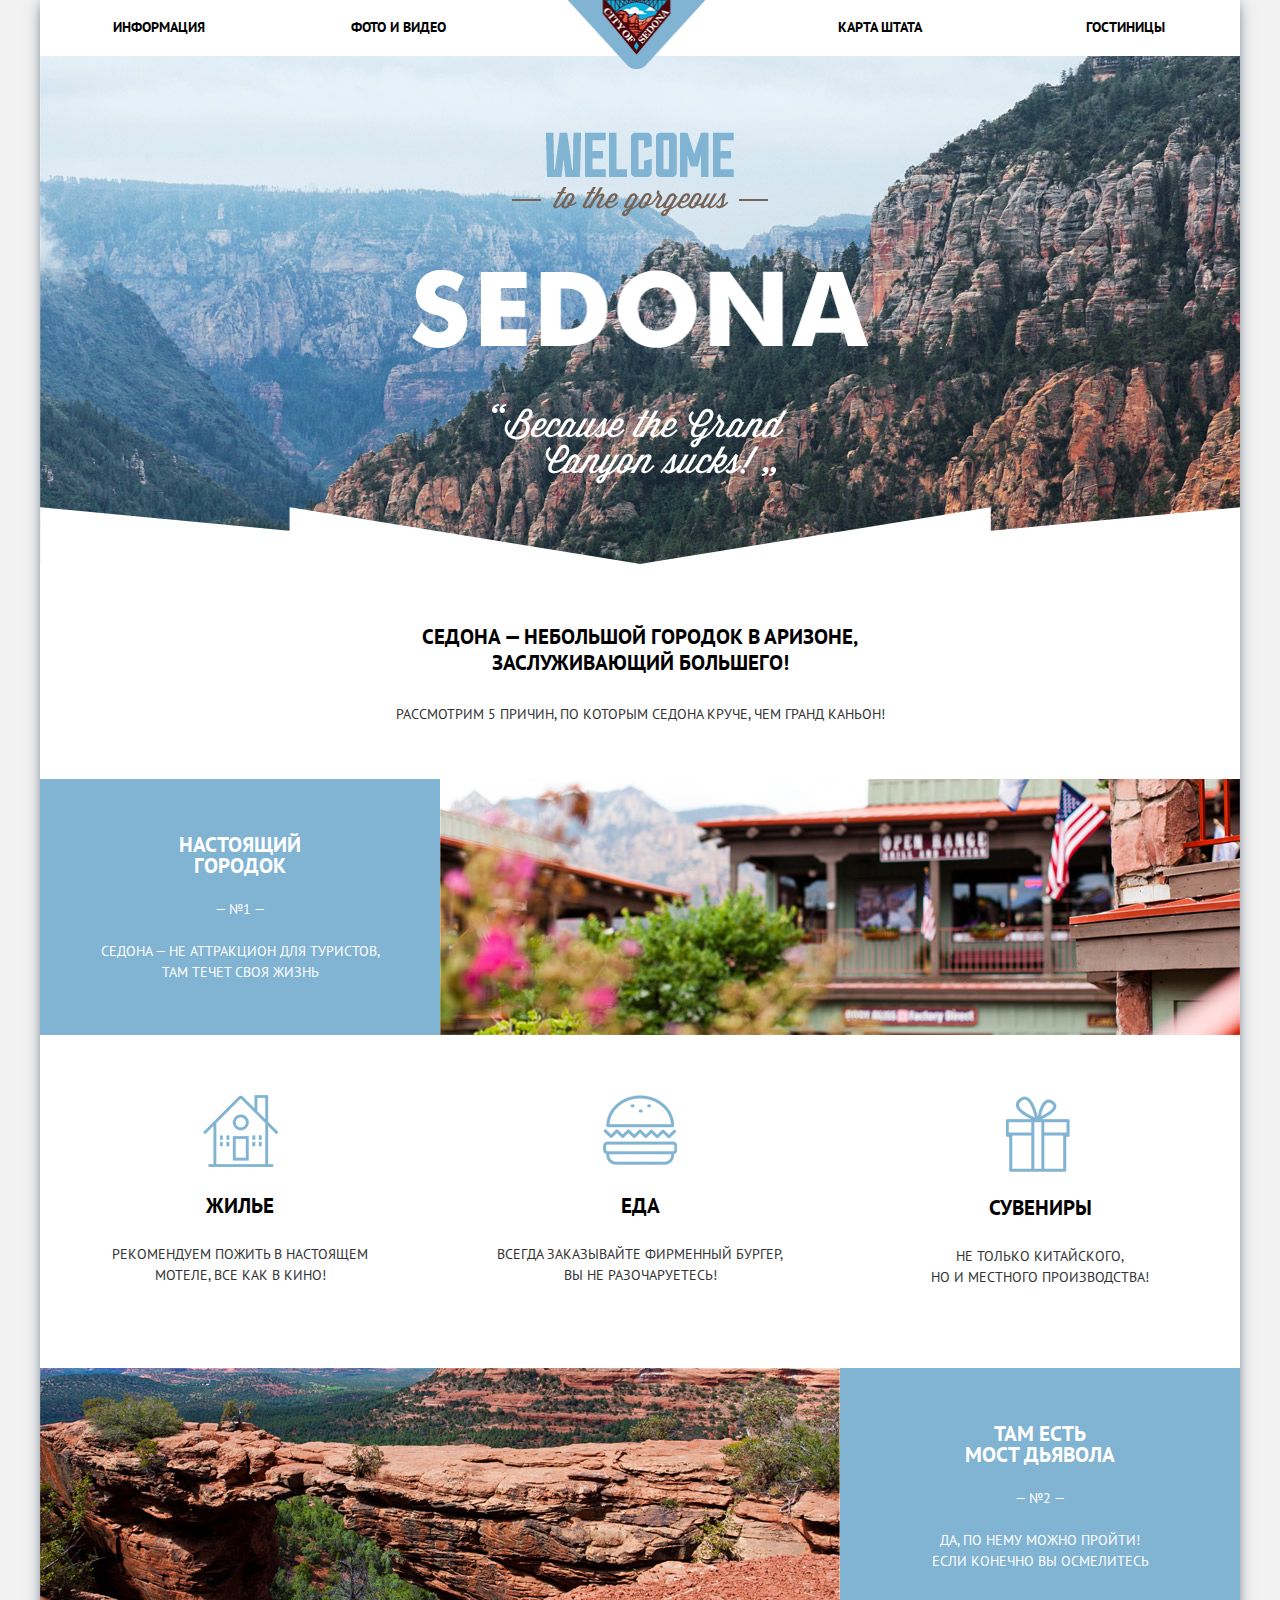
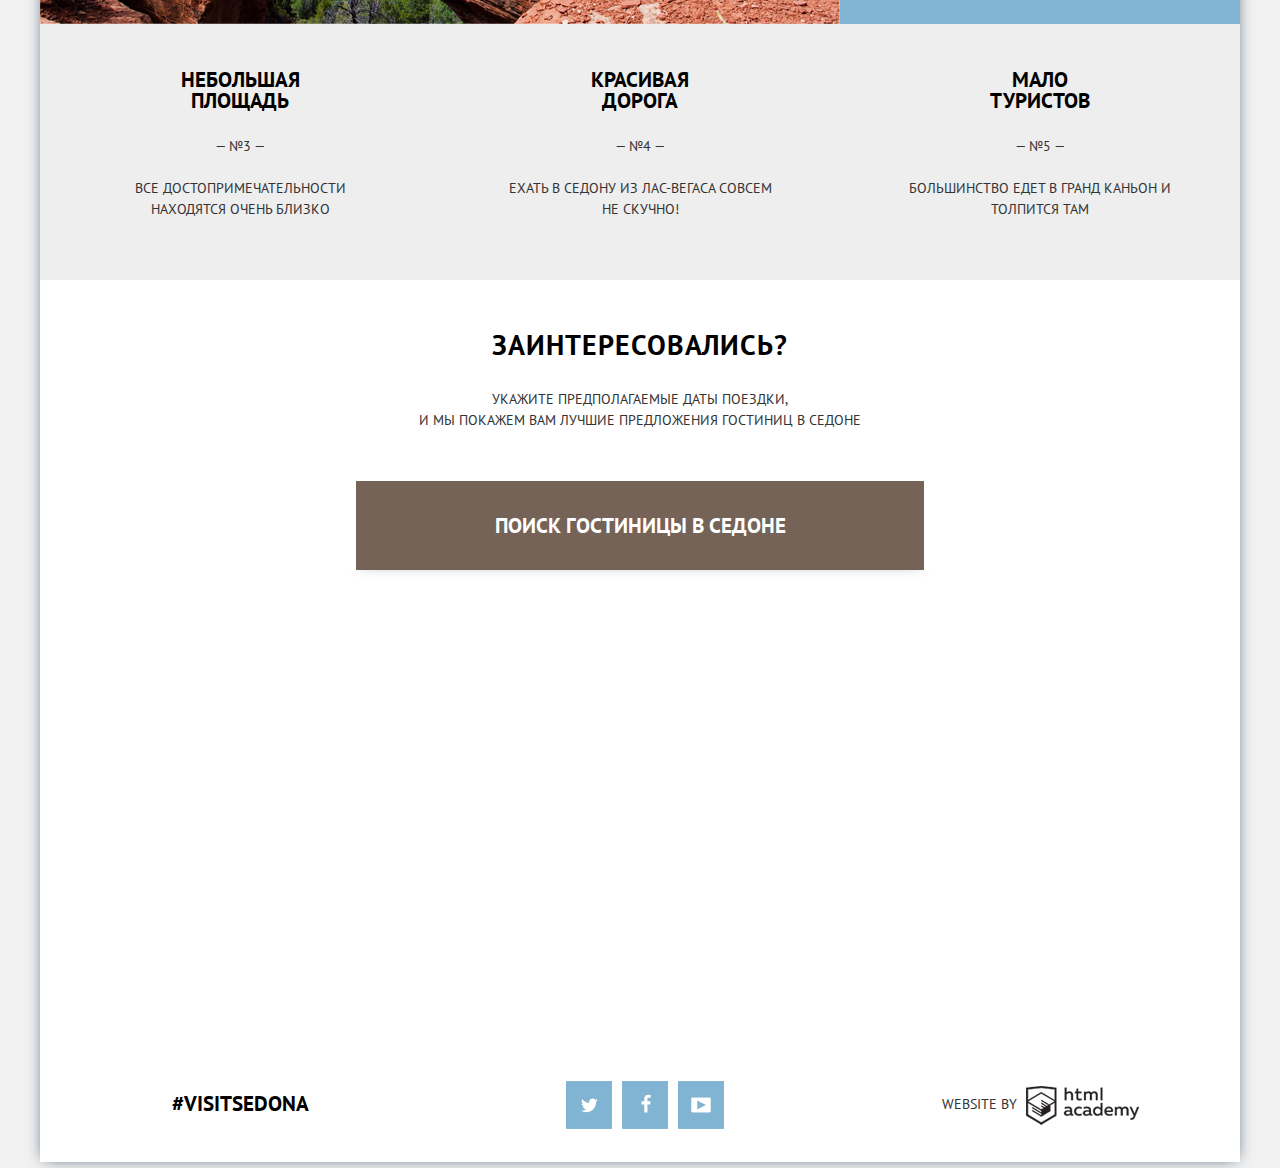
<file: index.html>
<!DOCTYPE html>
<html lang="ru">
  <head>
    <meta charset="utf-8">
    <title>HTML Academy: Седона</title>
    <link href="css/style_min.css" rel="stylesheet">
    <link rel="stylesheet" href="css/normalize.css">
    <link href='https://fonts.googleapis.com/css?family=PT+Sans:400,700&subset=latin,cyrillic' rel='stylesheet' type='text/css'>
  </head>
  <body>
    <div class="content">
      <header class="main_header">
        <nav class="nav_menu">
          <ul>
            <li> <a href="#">Информация</a> </li>
            <li> <a class="foto" href="#">Фото и Видео</a> </li>
            <li class="logo_container">
                <div class="logo">
                  <a class="nav_logo" href="index.html"><img src="img/logo.png" width="140" height="70" alt="Главная"></a>
                </div>
            </li>
            <li> <a class="map" href="#">Карта штата</a> </li>
            <li> <a href="hotels.html">Гостиницы</a> </li>
          </ul>
        </nav>
      </header>
      <main>
        <div class="intro">
          <div class="intro_welcome">
            <img src="img/welcome.png" width="188" height="45" alt="Welcome">
          </div>
          <div class="intro_italic_grey">
            <img src="img/gorgeous.png" width="256" height="30" alt="— to the gorgeous —">
          </div>
          <div class="intro_sedona">
            <img src="img/sedona.png" width="457" height="78" alt="Sedona">
          </div>
          <div class="intro_italic_white">
            <img src="img/because.png" width="296" height="80" alt="Because the Grand Canyon sucks">
          </div>
          <div class="intro_bottom">
            <h2>СЕДОНА — небольшой городок в АРИЗОНЕ,<br>
              зАСЛУЖИвающий большего!</h2>
              <p>Рассмотрим 5 причин, по которым Седона круче, чем гранд каньон!</p>
          </div>
        </div>
        <div class="page_content clerfix">
          <div class="page_columns_top">
            <div class="blue_column">
              <h2>Настоящий <br>городок</h2>
              <p class="number">— №1 —</p>
              <p>Седона — не аттракцион для туристов,
                там течет своя жизнь</p>
            </div>
          </div>
          <div class="page_columns_top">
            <div class="img_city"><img src="img/img_city.jpg" width="800" height="256" alt="Город"></div>
          </div>
          <div class="page_columns_bottom">
            <div class="icon icon_house"></div>
            <h2>Жилье</h2>
            <p>Рекомендуем пожить в настоящем<br> мотеле, все как в кино!</p>
          </div>
          <div class="page_columns_bottom">
            <div class="icon icon_food"></div>
            <h2>Еда</h2>
            <p>Всегда заказывайте фирменный бургер,<br> Вы не разочаруетесь!</p>
          </div>
          <div class="page_columns_bottom">
            <div class="icon icon_souvenirs"></div>
            <h2>Сувениры</h2>
            <p>Не только китайского,<br> но и местного производства!</p>
          </div>
        </div>
        <div class="page_content clearfix">
          <div class="page_columns_top">
            <div class="img_bridge"><img src="img/img_bridge.jpg" width="800" height="256" alt="Мост"></div>
          </div>
          <div class="page_columns_top">
            <div class="blue_column">
              <h2>Там есть<br>
                Мост дьявола</h2>
              <p class="number">— №2 —</p>
              <p>Да, по нему можно пройти!<br>
                Если конечно вы осмелитесь</p>
            </div>
          </div>
        </div>
        <div class="page_content grey clearfix ">
          <div class="page_columns_bottom ">
            <h2>НЕБОЛЬШАЯ<br>
              ПЛОЩАДЬ</h2>
            <p class="number">— №3 —</p>
            <p>ВСЕ достопримечательности<br>
               находятся очень близко</p>
          </div>
          <div class="page_columns_bottom">
            <h2>КРАСИВАЯ<br>
              ДОРОГА</h2>
            <p class="number">— №4 —</p>
            <p>ЕХАТЬ В СЕДОНУ ИЗ ЛАС-ВЕГАСА совсем <br>
              НЕ СКУЧНО!</p>
          </div>
          <div class="page_columns_bottom">
            <h2>МАЛО<br>
              ТУРИСТОВ</h2>
            <p class="number">— №5 —</p>
            <p>Большинство едет в гранд каньон и<br>
              толпится там</p>
          </div>
        </div>
      </main>
      <footer class="main_footer">
        <div class="search_form_title">
          <h1>ЗАИНТЕРЕСОВАЛИСЬ?</h1>
          <p>Укажите предполагаемые даты поездки,<br>
              и мы покажем вам лучшие предложения гостиниц в седоне
          </p>
          <a class="btn_title btn" href="search_form.html">ПОИСК ГОСТИНИЦЫ В СЕДОНЕ</a>
        </div>
        <div class="footer_map">
          <iframe src="https://www.google.com/maps/embed?pb=!1m18!1m12!1m3!1d496143.89735559473!2d-111.76478767538747!3d35.22093976085076!2m3!1f0!2f0!3f0!3m2!1i1024!2i768!4f13.1!3m3!1m2!1s0x872da132f942b00d%3A0x5548c523fa6c8efd!2z0KHQtdC00L7QvdCwLCDQkNGA0LjQt9C-0L3QsCwg0KHQqNCQ!5e0!3m2!1sru!2sru!4v1455272042359"
          width="1200" height="592" style="border:0" allowfullscreen>
          </iframe>

            <form class="search_form" action="#" method="post">
              <div class="search_form_date">
                <label for="date_in">Дата заезда:</label>
                <input type="text" name="date_in" id="date_in" value="24 Апреля 2016"> <div class="date_icon"></div>
              </div>
              <div class="search_form_date">
                <label for="date_out">Дата выезда:</label>
                <input type="text" name="date_out" id="date_out" value="4 июля 2016"> <div class="date_icon"></div>
              </div>
              <div class="search_form_adult">
                <ul>
                  <li><label for="adults">Взрослые:</label></li>
                  <li>
                    <input type="number" name="adults" min="0" id="adults" value="2">
                    <div class="number_icon">
                      <div class="number_min"></div>
                      <div class="number_max"></div>
                    </div>
                  </li>
                </ul>
              </div>
              <div class="search_form_child">
                <ul>
                  <li class="child"><label for="children">Дети:</label></li>
                  <li>
                    <input type="number" name="children" min="0" id="children" value="0">
                    <div class="number_icon">
                      <div class="number_min"></div>
                      <div class="number_max"></div>
                    </div>
                  </li>
                </ul>
              </div>
              <button class="btn_search btn" type="submit">НАЙТИ</button>
            </form>
          <div class="footer_bottom clearfix">
            <div class="footer_item">
              <a class="visit" href=#>#visitsedona</a>
            </div>
            <div class="footer_item">
              <div class="social">
                <a class="social_icon social_icon_tw" href="http://twitter.com/">Твитер</a>
                <a class="social_icon social_icon_f" href="http://facebook.com/">Фейсбук</a>
                <a class="social_icon social_icon_yo" href="http://youtube.com">Ютуб</a>
              </div>
            </div>
            <div class="footer_item">
              <div class="academy_web">
                <span>WEBSITE BY</span>
                <a class="academy" href="https://htmlacademy.ru/"></a>
              </div>
            </div>
          </div>
        </div>
      </footer>
    </div>
    <script type="text/javascript" src="js/script_min.js"></script>
  </body>
</html>
</file>
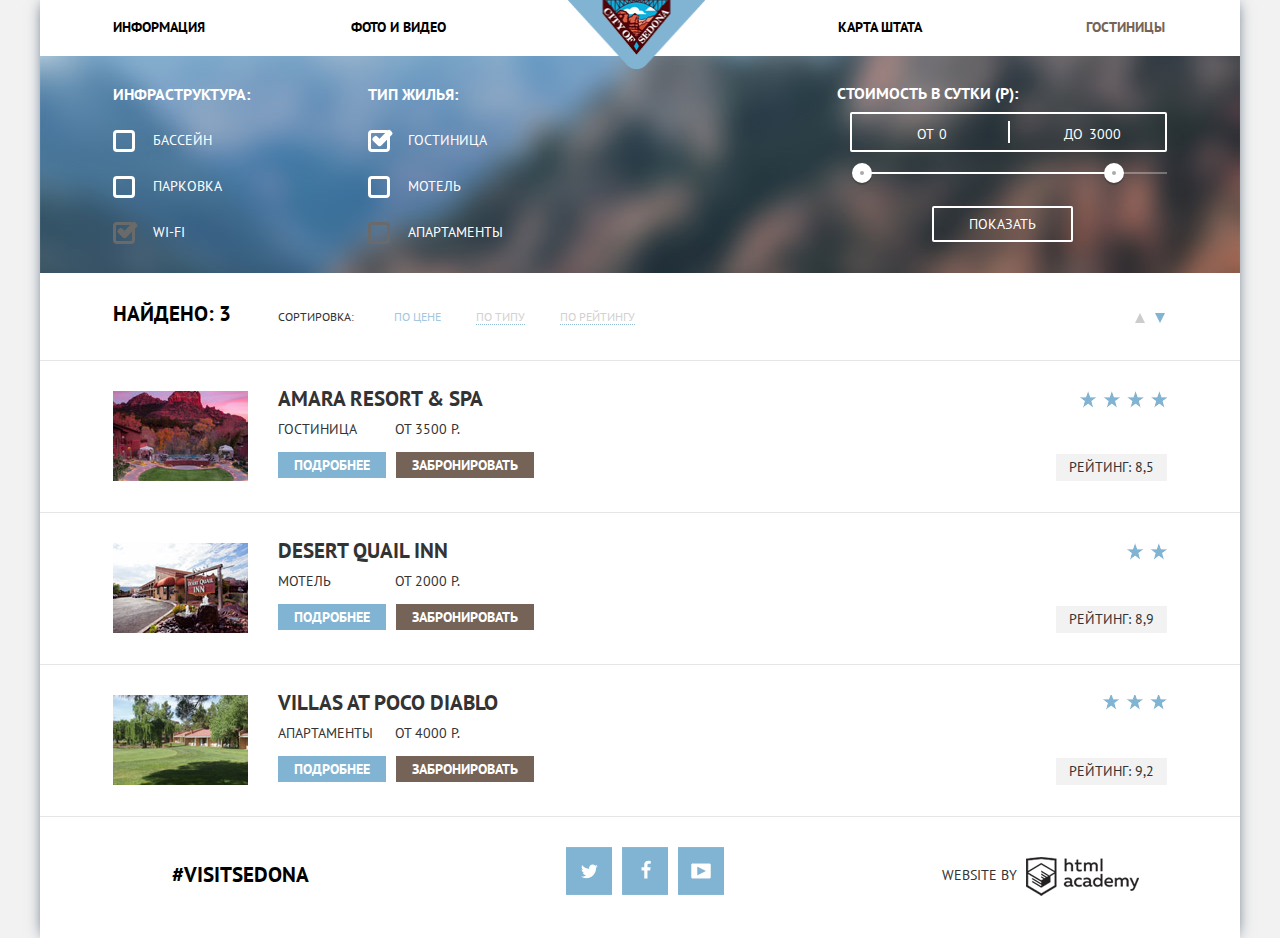
<file: hotels.html>
<!DOCTYPE html>
<html lang="ru">
  <head>
    <meta charset="utf-8">
    <title>HTML Academy: Седона</title>
    <link href="css/style_min.css" rel="stylesheet">
    <link rel="stylesheet" href="css/normalize.css">
    <link href='https://fonts.googleapis.com/css?family=PT+Sans:400,700&subset=latin,cyrillic' rel='stylesheet' type='text/css'>
  </head>
  <body>
    <div class="content">
      <header class="main_header">
        <nav class="nav_menu">
          <ul>
            <li> <a href="#">Информация</a> </li>
            <li> <a href="#">Фото и Видео</a> </li>
            <li class="logo_container">
                <div class="logo">
                  <a class="nav_logo" href="index.html"><img src="img/logo.png" width="140" height="70" alt="Главная"></a>
                </div>
            </li>
            <li> <a href="#">Карта штата</a> </li>
            <li> <a class="active" href="#">Гостиницы</a> </li>
          </ul>
        </nav>
      </header>
      <main class="hotels_content">
        <div class="hotels_filter clearfix">
          <div class="hotels_column_left">
            <h3>ИНФРАСТРУКТУРА:</h3>
            <ul>
              <li>
                <label class="type_check" for="pool">
                    <input type="checkbox" name="pool" id="pool">
                    <span class="checkbox_indicator"></span>
                    Бассейн
                </label>
              </li>
              <li>
                <label class="type_check" for="park">
                  <input type="checkbox" name="park" id="park">
                  <span class="checkbox_indicator"></span>
                    Парковка
                </label>
              </li>
              <li>
                <label class="type_check" for="wifi">
                  <input type="checkbox" name="wifi" id="wifi" disabled checked>
                  <span class="checkbox_indicator"></span>
                  Wi-Fi
                </label>
              </li>
            </ul>
          </div>
          <div class="hotels_column_center">
            <h3>Тип жилья:</h3>
            <ul>
              <li>
                <label class="type_check" for="hotel">
                  <input type="checkbox" name="hotel" id="hotel" checked>
                  <span class="checkbox_indicator"></span>
                  Гостиница
                </label>
              </li>
              <li>
                <label class="type_check" for="motel">
                  <input class="disabled" type="checkbox" name="motel" id="motel">
                  <span class="checkbox_indicator"></span>
                  Мотель
                </label>
              </li>
              <li>
                <label class="type_check" for="apart">
                  <input type="checkbox" name="apart" id="apart" disabled>
                  <span class="checkbox_indicator"></span>
                  Апартаменты
                </label>
              </li>
            </ul>
          </div>
          <div class="hotels_column_right">
            <div class="filter_range">
              <div class="filter_range_title">Стоимость в сутки (р):</div>
              <div class="price_controls">
                <label class="min_price">от <input type="text" name="min-price" value="0"></label>
                <label class="max_price">до <input type="text" name="max-price" value="3000"></label>
              </div>
              <div class="range_controls">
                <div class="scale">
                  <div class="bar"></div>
                </div>
                <div class="range_toggle range_toggle_min"></div>
                <div class="range_toggle range_toggle_max"></div>
              </div>
              <button class="btn_transparent" type="submit">Показать</button>
            </div>
          </div>
        </div>
        <div class="hotels_sort clearfix">
          <h2>Найдено: 3</h2>
            <ul>
              <li>Сортировка:</li>
              <li><a class="sort_price active" href="#">По цене</a></li>
              <li><a class="sort_type" href="#">По типу</a></li>
              <li><a class="sort_rat" href="#">По рейтингу</a></li>
            </ul>
            <div class="sort_btn">
              <div class="up"></div>
              <div class="down active"></div>
            </div>
        </div>
        <div class="hotels_result">
          <div class="hotels_about clearfix">
            <div class="hotel_item">
              <img src="img/amara.jpg" width="135" height="90" alt="Amara Resort & Spa">
            </div>
            <div class="hotel_item">
              <a class="hotel_title">Amara Resort & Spa</a>
              <div class="hotel_type">
                <span>Гостиница</span>
                <span>ОТ 3500 Р.</span>
              </div>
              <div class="hotel_btn">
                <a class="btn btn_blue" href="#">Подробнее</a>
                <a class="btn btn_brown" href="#">Забронировать</a>
              </div>
            </div>
            <div class="hotel_rating">
              <div class="rating_stars stars_amara">
              </div>
              <div class="rating">
                Рейтинг: 8,5
              </div>
            </div>
          </div>
          <div class="hotels_about clearfix">
            <div class="hotel_item">
              <img src="img/desert.jpg" width="135" height="90" alt="Desert Quail Inn">
            </div>
            <div class="hotel_item">
              <a class="hotel_title">Desert Quail Inn</a>
              <div class="hotel_type">
                <span>Мотель</span>
                <span>ОТ 2000 Р.</span>
              </div>
              <div class="hotel_btn">
                <a class="btn btn_blue" href="#">Подробнее</a>
                <a class="btn btn_brown" href="#">Забронировать</a>
              </div>
            </div>
            <div class="hotel_rating">
              <div class="rating_stars stars_desert">
              </div>
              <div class="rating">
                Рейтинг: 8,9
              </div>
            </div>
          </div>
          <div class="hotels_about clearfix">
            <div class="hotel_item">
              <img src="img/villas.jpg" width="135" height="90" alt="Villas at Poco Diablo">
            </div>
            <div class="hotel_item">
              <a class="hotel_title">Villas at Poco Diablo</a>
              <div class="hotel_type">
                <span>Апартаменты</span>
                <span>ОТ 4000 Р.</span>
              </div>
              <div class="hotel_btn">
                <a class="btn btn_blue" href="#">Подробнее</a>
                <a class="btn btn_brown" href="#">Забронировать</a>
              </div>
            </div>
            <div class="hotel_rating">
              <div class="rating_stars stars_villas"></div>
              <div class="rating">
                Рейтинг: 9,2
              </div>
            </div>
          </div>
        </div>
      </main>
      <footer class="hotels_footer clearfix">
        <div class="footer_item">
          <a class="visit"  href=#>#visitsedona</a>
        </div>
        <div class="footer_item">
          <div class="social">
            <a class="social_icon social_icon_tw" href="http://twitter.com/">Твитер</a>
            <a class="social_icon social_icon_f" href="http://www.facebook.com/">Фейсбук</a>
            <a class="social_icon social_icon_yo" href="http://youtube">Ютуб</a>
          </div>
        </div>
        <div class="footer_item">
          <div class="academy_web">
            <span>WEBSITE BY</span>
            <a class="academy" href="https://htmlacademy.ru/">
            </a>
          </div>
        </div>
      </footer>
    </div>
  </body>
</html>
</file>
<file: css/style_min.css>
html{background-color:#f2f2f2;margin:0;padding:0}body,h1,h2,h3{font-family:"PT Sans","Arial",sans-serif}body{text-transform:uppercase;margin:0;padding:0;font-size:14px;font-weight:400;color:#333;line-height:21px}h1,h2,h3{font-size:30px;font-weight:700;line-height:40px;color:#000}h2,h3{font-size:21px;line-height:26px}h3{font-size:16px;line-height:1.3;color:#fff}input[type=number]{-moz-appearance:textfield}input::-webkit-calendar-picker-indicator,input::-webkit-inner-spin-button,input::-webkit-outer-spin-button{-webkit-appearance:none;margin:0;display:none}.clearfix::after{content:"";display:table;clear:both}.btn{color:#fff;font-family:"PT Sans","Arial",sans-serif;font-size:21px;font-weight:700;border:none;outline:none;cursor:pointer;text-decoration:none}.content{background-color:#fff;margin:0 auto;width:1200px;box-shadow:0 0 15px -4px #34495e}.nav_menu{min-height:56px;width:100%}.nav_menu ul{margin:0;padding:0 0 0 73px;list-style:none;font-size:0}.nav_menu li{display:inline-block;font-family:"PT Sans","Arial",sans-serif;font-weight:700;font-size:14px;line-height:26px;vertical-align:top;margin-right:146px}.nav_menu li:last-child{margin-right:0;margin-left:18px}.logo_container{position:relative;display:inline-block;vertical-align:top;margin-left:35px;padding-right:65px}.nav_menu .logo{position:absolute;top:-15px;left:-60px}.logo img{width:140px;height:70px}.nav_menu a{display:block;color:#000;text-decoration:none;outline:none;padding-top:14px;padding-bottom:14px}.nav_menu a.active{color:#766357}.nav_menu a.active:hover{color:#604e43}.nav_menu a.active:active{color:#d6d0cc}.nav_menu a:hover{color:#89b8d5}.nav_menu a:active{color:#c7c7c7}.intro{background:#d9e8f2 url("../img/sedona_bg.jpg") no-repeat;background-position:0 -56px;text-align:center}.intro_welcome{padding-top:76px;margin:0 auto 8px}.intro_welcome,.intro_welcome img{width:188px;height:45px}.intro_italic_grey{margin:10px auto 0}.intro_italic_grey,.intro_italic_grey img{width:256px;height:30px}.intro_sedona{margin:53px auto 56px}.intro_sedona,.intro_sedona img{width:457px;height:78px}.intro_italic_white{margin:0 auto 140px}.intro_italic_white,.intro_italic_white img{width:296px;height:80px}.intro_bottom{padding-bottom:52px}.intro_bottom h2{margin:0;padding:0 0 25px}.intro_bottom p{line-height:26px}.page_content{position:relative;z-index:20}.page_content h2{padding:0;margin:0 0 25px}.intro_bottom p,.page_content p{margin:0;padding:0}.blue_column h2{color:inherit;padding-top:55px;margin-bottom:23px;line-height:21px}.img_bridge,.img_city{background-color:#aa8e8b;width:800px;height:256px}.blue_column{width:290px;min-height:256px;background-color:#81b3d2;color:#fff;padding-right:55px;padding-left:55px}.page_content .number{display:block;margin-bottom:21px}.page_columns_top{float:left;max-height:256px;text-align:center}.page_columns_top img{width:800px;height:256px}.page_columns_bottom{float:left;width:400px;padding-top:60px;padding-bottom:80px;text-align:center}.icon{margin:0 auto 23px;width:75px;height:75px;background-image:url("../img/spritesheet.png")}.icon_house{background-position:-10px -142px}.icon_food{background-position:-211px -52px}.icon_souvenirs{height:77px;background-position:-235px -141px}.grey{background-color:#eee}.grey h2{line-height:21px}.grey .page_columns_bottom{position:relative;padding-top:45px;padding-bottom:60px;z-index:30px}.search_form_title{position:relative;padding-top:40px;text-align:center;background:#fff;z-index:20}.search_form_title h1{margin:0;padding:5px 0 10px;letter-spacing:1px}.btn_title{display:block;width:568px;background-color:#766357;margin:50px auto 0;padding-top:34px;padding-bottom:34px}.footer_map{position:relative;width:100%;height:592px}.search_form{box-sizing:border-box;position:absolute;width:568px;height:395px;padding:55px;left:50%;top:-400px;margin-left:-284px;box-shadow:0 0 15px -4px #34495e;background-color:#fff;z-index:10}.search_form input,.search_form label{font-family:"PT Sans","Arial",sans-serif;font-weight:700;font-size:14px;line-height:26px}.search_form label{width:112px}.search_form input{background-color:#f2f2f2;outline:none;border:none;height:38px;margin-bottom:29px;text-transform:uppercase}.search_form input[type=text]{width:300px;padding-left:15px;padding-right:30px}.search_form_date{position:relative;display:table;width:457px}.search_form_adult li,.search_form_date input,.search_form_date label{display:table-cell}.search_form_adult{display:inline-table;width:230px;margin-right:39px}.search_form_adult ul{display:table-row;margin:0;padding:0;list-style:none}.search_form_adult li:last-child{text-align:right}.search_form_child{display:inline-table;width:185px}.search_form_child ul{display:table-row;margin:0;padding:0;list-style:none}.search_form_child li{display:table-cell}.search_form_child li:last-child{text-align:right}.date_icon{position:relative;display:inline-block;vertical-align:middle}.date_icon::after{content:"";position:absolute;width:30px;height:38px;left:-32px;top:-20px;background:url("../img/spritesheet.png") no-repeat;background-position:-195px -3px;cursor:pointer}.date_icon:hover::after{background-position:-236px -3px}.date_icon:active::after{background-position:-276.5px -3px}.search_form input[type=number]{width:39px;padding-right:38px;padding-left:38px;text-align:center}.number_icon{position:relative;display:inline-block;vertical-align:middle}.number_icon .number_min{content:"";position:absolute;width:30px;height:38px;left:-33px;top:-20px;background:url("../img/spritesheet.png") no-repeat;background-position:-2px 2px;cursor:pointer}.number_min:hover{background-position:-97px 2px}.number_min:active{background-position:-160px 2px}.number_icon .number_max{content:"";position:absolute;width:30px;height:38px;left:-118px;top:-20px;background:url("../img/spritesheet.png") no-repeat;background-position:-32px 7px;cursor:pointer}.number_max:hover{background-position:-64px 7px}.number_max:active{background-position:-127px 7px}.search_form input:hover{background-color:#ebebeb}.search_form input:focus{background-color:#fff;outline:2px solid #e5e5e5}.btn_search{width:458px;height:58px;background-color:#81b3d2;margin-top:22px}.btn_search:hover{background-color:#669ec0}.btn_search:active{background-color:#5496bd;color:#88b6d1}.footer_bottom{position:absolute;bottom:0;min-height:121px;background-color:rgba(255,255,255,.9);text-align:center}.footer_item{float:left;width:400px}.visit{margin:0;padding:45px 0 0;font-family:"PT Sans","Arial",sans-serif;font-size:21px;font-weight:700;line-height:26px;color:#000;text-transform:uppercase;text-decoration:none;display:inline-block;vertical-align:middle;cursor:pointer}.footer_bottom .visit{padding-top:50px}.visit:hover{color:#81b3d2}.visit:active{color:#b2b2b2}.social{padding-top:30px;padding-left:10px}.footer_bottom .social{padding-top:40px}.social a{font-size:0;outline:none}.social_icon{display:inline-block;vertical-align:middle;width:46px;height:48px;margin-right:6px;background:url("../img/spritesheet.png") no-repeat}.social_icon:last-child{margin-right:0}.social_icon_tw{background-position:-238px -238px}.social_icon_f{background-position:-10px -52px}.social_icon_yo{background-position:-322px -146px}.social_icon_tw:hover{background-position:-322px -78px}.social_icon_f:hover{background-position:-144px -52px}.social_icon_yo:hover{background-position:-143px -282px}.social_icon_tw:active{background-position:-322px -10px}.social_icon_f:active{background-position:-77px -52px}.social_icon_yo:active{background-position:-322px -214px}.academy,.academy_web span{display:inline-block;vertical-align:bottom}.academy_web span{position:relative;padding-right:5px;top:-10px}.academy{width:113px;height:39px;background:url("../img/spritesheet.png") no-repeat;background-position:-105px -142px}.footer_bottom .academy{margin-top:45px}.academy:hover{background-position:-10px -260px}.academy:active{background-position:-105px -201px}.hotels_filter{padding-left:73px;padding-right:73px;min-height:217px;background:#6d8ba5 url("../img/hotels_bg.jpg") no-repeat;background-position:0 -55px}.hotels_filter .type_check,.hotels_filter h3{font-family:"PT Sans","Arial",sans-serif;line-height:21px;color:#fff}.hotels_filter h3{padding:0;margin:28px 0 0;font-weight:700;font-size:16px}.hotels_filter ul{padding:0;margin:25px 0 0;list-style:none}.hotels_filter li{margin-bottom:0}.type_check input[type=checkbox]{display:none}.hotels_filter .type_check{position:relative;display:inline-block;vertical-align:top;font-weight:400;font-size:14px;padding-left:40px;padding-bottom:25px;cursor:pointer}.type_check input[type=checkbox]+.checkbox_indicator{position:absolute;left:0;width:16px;height:16px;border:3px solid #fff;border-radius:4px}.type_check input[type=checkbox]:disabled+.checkbox_indicator{border:3px solid #6a6a6a}.type_check input[type=checkbox]:checked+.checkbox_indicator::after,.type_check input[type=checkbox]:checked+.checkbox_indicator::before{content:"";position:absolute;top:2px;left:4px;width:19px;height:6px;background-color:#fff;border-radius:2px}.type_check input[type=checkbox]:checked+.checkbox_indicator::before{top:5px;left:1px;width:11px}.type_check input[type=checkbox]:disabled+.checkbox_indicator::after,.type_check input[type=checkbox]:disabled+.checkbox_indicator::before{background-color:#6a6a6a}.type_check input[type=checkbox]:checked+.checkbox_indicator::before{transform:rotate(45deg)}.type_check input[type=checkbox]:checked+.checkbox_indicator::after{transform:rotate(-45deg)}.hotels_column_center,.hotels_column_left{float:left;width:255px;text-align:left}.hotels_column_center{width:288px}.hotels_column_right{font-weight:400;font-family:"PT Sans",Arial,sans-serif;float:right;width:330px}.filter_range{width:330px;color:#fff;text-transform:uppercase;margin-top:27px}.filter_range_title{margin-bottom:8px;font-weight:600;font-size:16px;line-height:21px}.price_controls{position:relative;height:36px;margin-left:13px;margin-bottom:20px;border:2px solid #fff;border-radius:2px;font-size:0}.price_controls::after{content:"";position:absolute;top:50%;left:50%;width:2px;height:22px;background:#fff;transform:translate(-50%,-50%)}.price_controls label{display:inline-block;vertical-align:top;font-size:14px;line-height:38px;cursor:pointer}.price_controls .min_price{width:90px;padding-left:65px}.price_controls .max_price{width:90px;padding-left:57px}.price_controls input{width:50px;margin:0;color:inherit;font:inherit;background:0 0;border:none;outline:none}.range_controls{position:relative;margin-bottom:32px}.range_controls .scale{width:310px;margin-left:20px;height:2px;background:rgba(255,255,255,.3)}.range_controls .bar{width:80%;height:2px;background:#fff}.range_toggle{position:absolute;top:-9px;width:4px;height:4px;background:#ababab;border:8px solid #fff;border-radius:50%;box-shadow:0 2px 1px 0 rgba(0,1,1,.2);cursor:pointer}.range_toggle:hover{background:#1c4f80}.range_toggle_min{left:15px}.range_toggle_max{left:81%}.btn_transparent:hover{color:#000;background:#fff}.btn_transparent{display:block;margin:0 auto;padding:6px 35px;font-size:14px;line-height:20px;color:#fff;text-transform:uppercase;background:0 0;border:2px solid #fff;border-radius:2px;outline:none;cursor:pointer}.hotels_sort{min-height:87px;padding-left:73px;padding-right:73px;border-bottom:1px solid #e5e5e5}.hotels_sort h2{float:left;font-size:21px;line-height:26px;padding:0;margin:28px 47px 0 0}.hotels_sort ul{margin:0;padding:35px 0 0;list-style:none}.hotels_sort li{float:left;margin-right:35px;font-size:12px;line-height:18px}.hotels_sort li:first-child{margin-right:40px}.hotels_sort a{text-decoration:none;outline:none;color:#d1d1d1;border-bottom:1px dotted #92bdd8}.hotels_sort a:hover{color:#92bdd8}.hotels_sort a:active,.sort_price.active{color:#000;border-bottom:none}.sort_price.active{color:#a3c7de}.sort_btn{position:relative;float:right;left:-7px;top:5px}.sort_btn .down,.sort_btn .up{position:absolute;width:0;height:0;border-left:5px solid transparent;border-right:5px solid transparent}.sort_btn .up{border-bottom:10px solid #ccc;left:-25px}.sort_btn .down{border-top:10px solid #ccc;left:-5px}.sort_btn .up:hover{border-bottom:10px solid #000;cursor:pointer}.sort_btn .down:hover{border-top:10px solid #000;cursor:pointer}.sort_btn .up:active{border-bottom:10px solid #81b3d2;cursor:pointer}.sort_btn .down:active{cursor:pointer}.sort_btn .active,.sort_btn .active:active,.sort_btn .active:hover,.sort_btn .down:active{border-top:10px solid #81b3d2}.hotels_about{margin-top:30px;padding-bottom:25px;padding-left:73px;padding-right:73px;border-bottom:1px solid #e5e5e5}.hotel_item img{width:135px;height:90px;margin-right:30px}.hotel_item .hotel_title{font-family:"PT Sans",Arial,sans-serif;display:inline-block;vertical-align:top;font-size:21px;font-weight:700;line-height:26px;padding:0;margin:-5px 0 7px}.hotel_item .hotel_title:hover{cursor:pointer;color:#81b3d2}.hotel_item .hotel_title:active{color:#b2b2b2}.hotel_type{display:table}.hotel_type span{display:table-cell;width:117px;font-size:14px;line-height:21px}.hotel_btn{margin-top:15px}.hotel_btn .btn{font-size:14px;line-height:21px;padding:4px 16px;margin-right:6px}.btn_blue{background-color:#81b3d2}.btn_blue:active,.btn_blue:hover{background-color:#669ec0}.btn_blue:active{color:#88b6d1}.btn_brown{background-color:#766357}.btn_brown:active,.btn_brown:hover{background-color:#604e43}.btn_brown:active{color:#857871}.hotel_item{float:left}.hotel_rating{float:right;text-align:right}.rating_stars{width:111px;height:17px;background:url("../img/stars.png") no-repeat;margin-bottom:46px}.stars_amara{background-position:23px 0}.stars_desert{background-position:23px -22px}.stars_villas{background-position:23px -44px}.rating{background-color:#f2f2f2;text-align:center;padding-top:3px;padding-bottom:3px}.hotels_footer{min-height:121px;text-align:center}.hotels_footer .academy_web{margin-top:40px}
</file>
